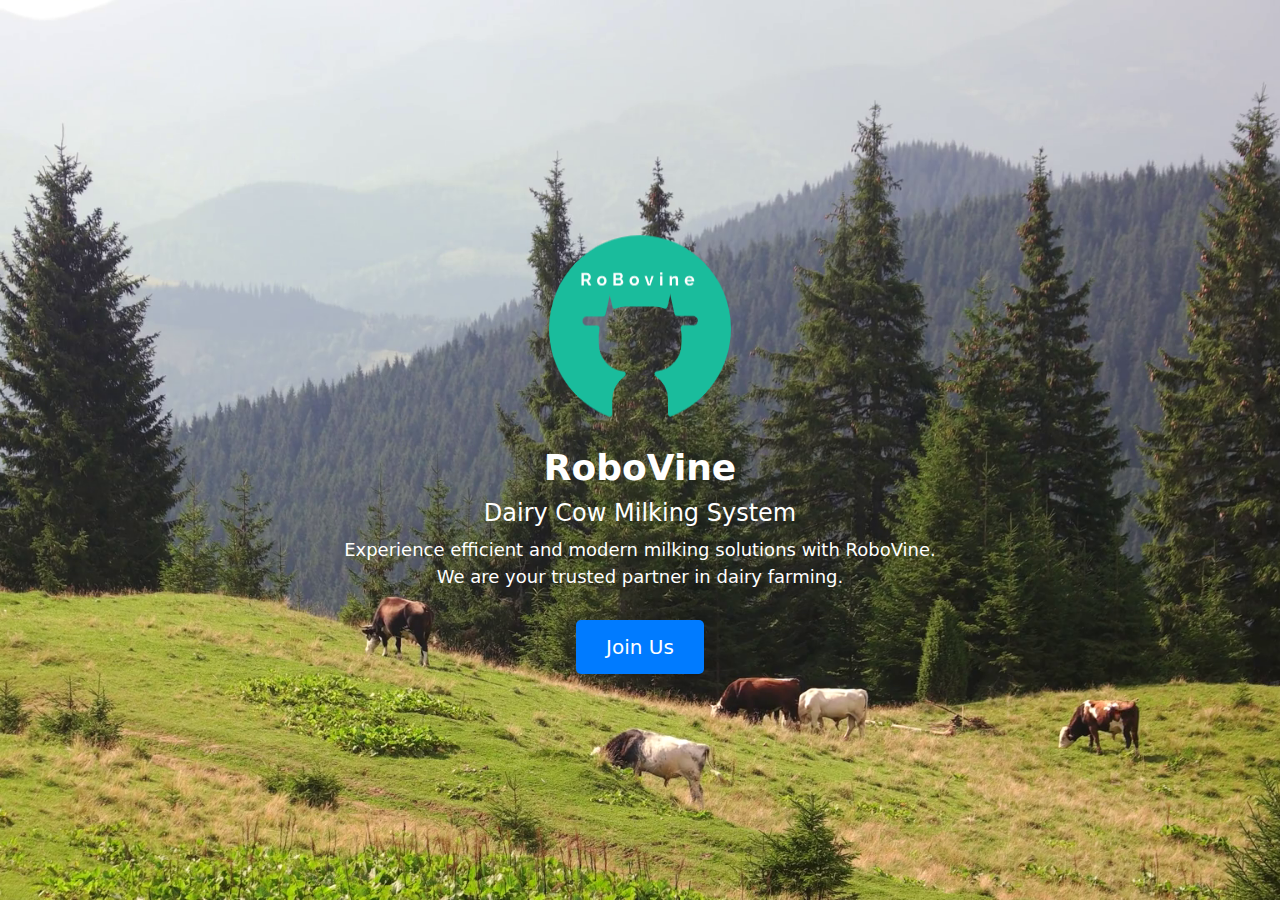
<file: index.html>
<!DOCTYPE html>
<html lang="en">
    <head>
        <meta charset="UTF-8">
        <meta name="viewport" content="width=device-width, initial-scale=1.0">
        <title>Document</title>
        <link rel="stylesheet" href="css/styles.css" type="text/css">
        <link href="https://cdn.jsdelivr.net/npm/bootstrap@5.3.0/dist/css/bootstrap.min.css" rel="stylesheet">
    </head>
    <body class="welcome">
        <div class="welcome-container">
            <form class="joinform">
                <img src="image/robovine.png" alt="RoBovine" class="company-logo">
                <h1 class="company-name">RoboVine</h1>
                <h4 class="company-tagline">Dairy Cow Milking System</h4>
                <p class="company-description">Experience efficient and modern milking solutions with RoboVine. We are your trusted partner in dairy farming.</p>
                <a href="home.html" class="join-button">Join Us</a>
            </form>
        </div>
    </body>
</html>
</file>
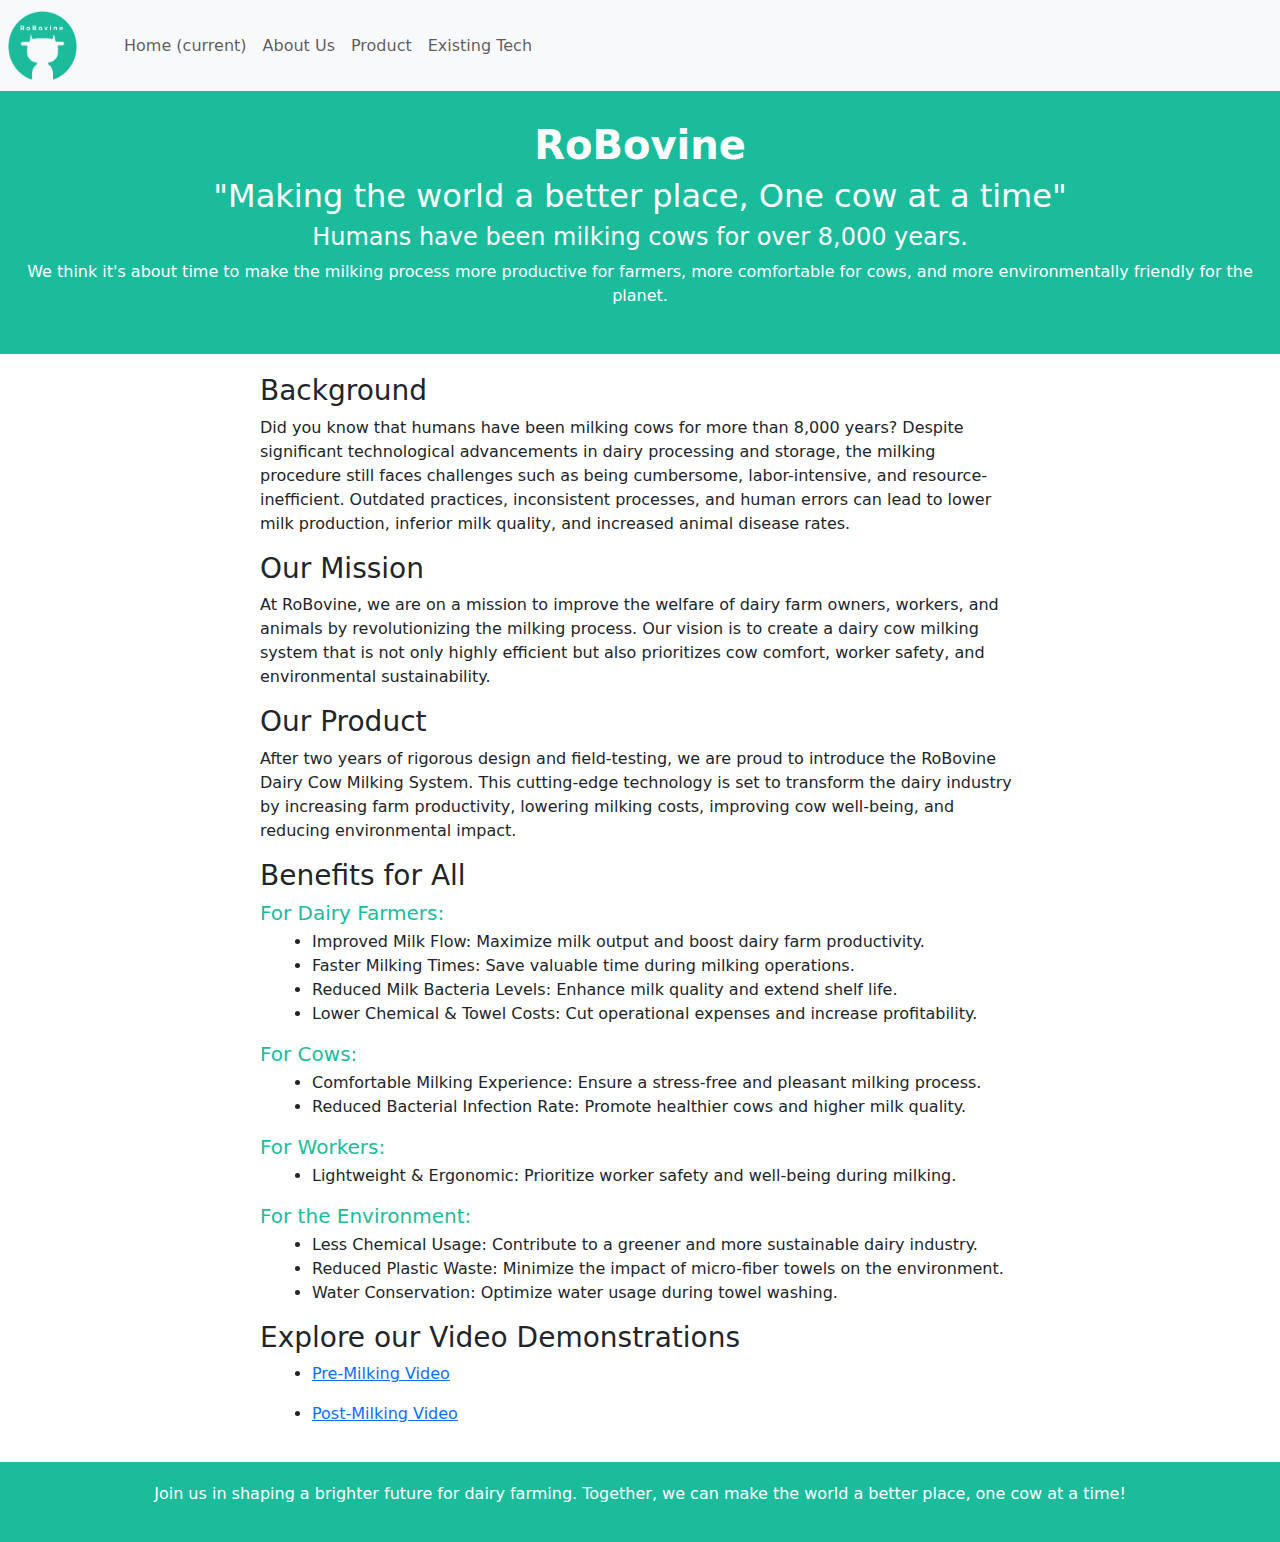
<file: home.html>
<!DOCTYPE html>
<html lang="en">
<head>
    <meta charset="UTF-8">
    <meta name="viewport" content="width=device-width, initial-scale=1.0">
    <title>homepage</title>
    <link rel="stylesheet" href="css/styles2.css" type="text/css">
    <link href="https://cdn.jsdelivr.net/npm/bootstrap@5.3.0/dist/css/bootstrap.min.css" rel="stylesheet">
</head>
<body>
    <nav class="navbar navbar-expand-lg navbar-light bg-light">
      <img alt="RoBovine" src="image/robovine.png" class="navbar-brand" id="logoc" href="home.html">
        <button class="navbar-toggler" type="button" data-toggle="collapse" data-target="#navbarNav" aria-controls="navbarNav" aria-expanded="false" aria-label="Toggle navigation">
          <span class="navbar-toggler-icon"></span>
        </button>
        <div class="collapse navbar-collapse" id="navbarNav">
          <ul class="navbar-nav">
            <li class="nav-item active">
              <a class="nav-link" href="home.html">Home <span class="sr-only">(current)</span></a>
            </li>
            <li class="nav-item">
              <a class="nav-link" href="about.html">About Us</a>
            </li>
            <li class="nav-item">
              <a class="nav-link" href="product.html">Product</a>
            </li>
            <li class="nav-item">
              <a class="nav-link" href="tech.html">Existing Tech</a>
            </li>
          </ul>
        </div>
      </nav>
 <div>
  <header>
    <h1>RoBovine</h1>
    <h2>"Making the world a better place, One cow at a time"</h2>
    <h4>Humans have been milking cows for over 8,000 years.</h4>
    <p>We think it's about time to make the milking process more productive for farmers, more comfortable for cows, and more environmentally friendly for the planet.</p>
  </header>
  <main>
    <h3>Background</h3>
    <p>
      Did you know that humans have been milking cows for more than 8,000 years?
      Despite significant technological advancements in dairy processing and storage, the milking procedure still faces
      challenges such as being cumbersome, labor-intensive, and resource-inefficient. Outdated practices, inconsistent
      processes, and human errors can lead to lower milk production, inferior milk quality, and increased animal
      disease rates.
    </p>
    <h3>Our Mission</h3>
    <p>
      At RoBovine, we are on a mission to improve the welfare of dairy farm owners, workers, and animals by
      revolutionizing the milking process. Our vision is to create a dairy cow milking system that is not only highly
      efficient but also prioritizes cow comfort, worker safety, and environmental sustainability.
    </p>
    <h3>Our Product</h3>
    <p>
      After two years of rigorous design and field-testing, we are proud to introduce the RoBovine Dairy Cow Milking
      System. This cutting-edge technology is set to transform the dairy industry by increasing farm productivity,
      lowering milking costs, improving cow well-being, and reducing environmental impact.
    </p>
    <h3>Benefits for All</h3>
    <h4>For Dairy Farmers:</h4>
    <ul>
      <li>Improved Milk Flow: Maximize milk output and boost dairy farm productivity.</li>
      <li>Faster Milking Times: Save valuable time during milking operations.</li>
      <li>Reduced Milk Bacteria Levels: Enhance milk quality and extend shelf life.</li>
      <li>Lower Chemical & Towel Costs: Cut operational expenses and increase profitability.</li>
    </ul>
    <h4>For Cows:</h4>
    <ul>
      <li>Comfortable Milking Experience: Ensure a stress-free and pleasant milking process.</li>
      <li>Reduced Bacterial Infection Rate: Promote healthier cows and higher milk quality.</li>
    </ul>
    <h4>For Workers:</h4>
    <ul>
      <li>Lightweight & Ergonomic: Prioritize worker safety and well-being during milking.</li>
    </ul>
    <h4>For the Environment:</h4>
    <ul>
      <li>Less Chemical Usage: Contribute to a greener and more sustainable dairy industry.</li>
      <li>Reduced Plastic Waste: Minimize the impact of micro-fiber towels on the environment.</li>
      <li>Water Conservation: Optimize water usage during towel washing.</li>
    </ul>
    <h3>Explore our Video Demonstrations</h3>
    <ul>
      <li><a href="https://drive.google.com/file/d/1nhjHxGkXBTAIvfGm99OSBGAspLA-2SFZ/view?usp=sharing">Pre-Milking Video</a></li>
    </ul>
    <ul>
      <li><a href="https://drive.google.com/file/d/1OtZRJ0y6RoDxuLAZnWfslFmB1jK9eliR/view?usp=sharing">Post-Milking Video</a></li>
    </ul>
  </main>
  <footer>
    <p>Join us in shaping a brighter future for dairy farming. Together, we can make the world a better place, one cow at
      a time!</p>
  </footer>
 </div> 
</body>
</html>
</file>
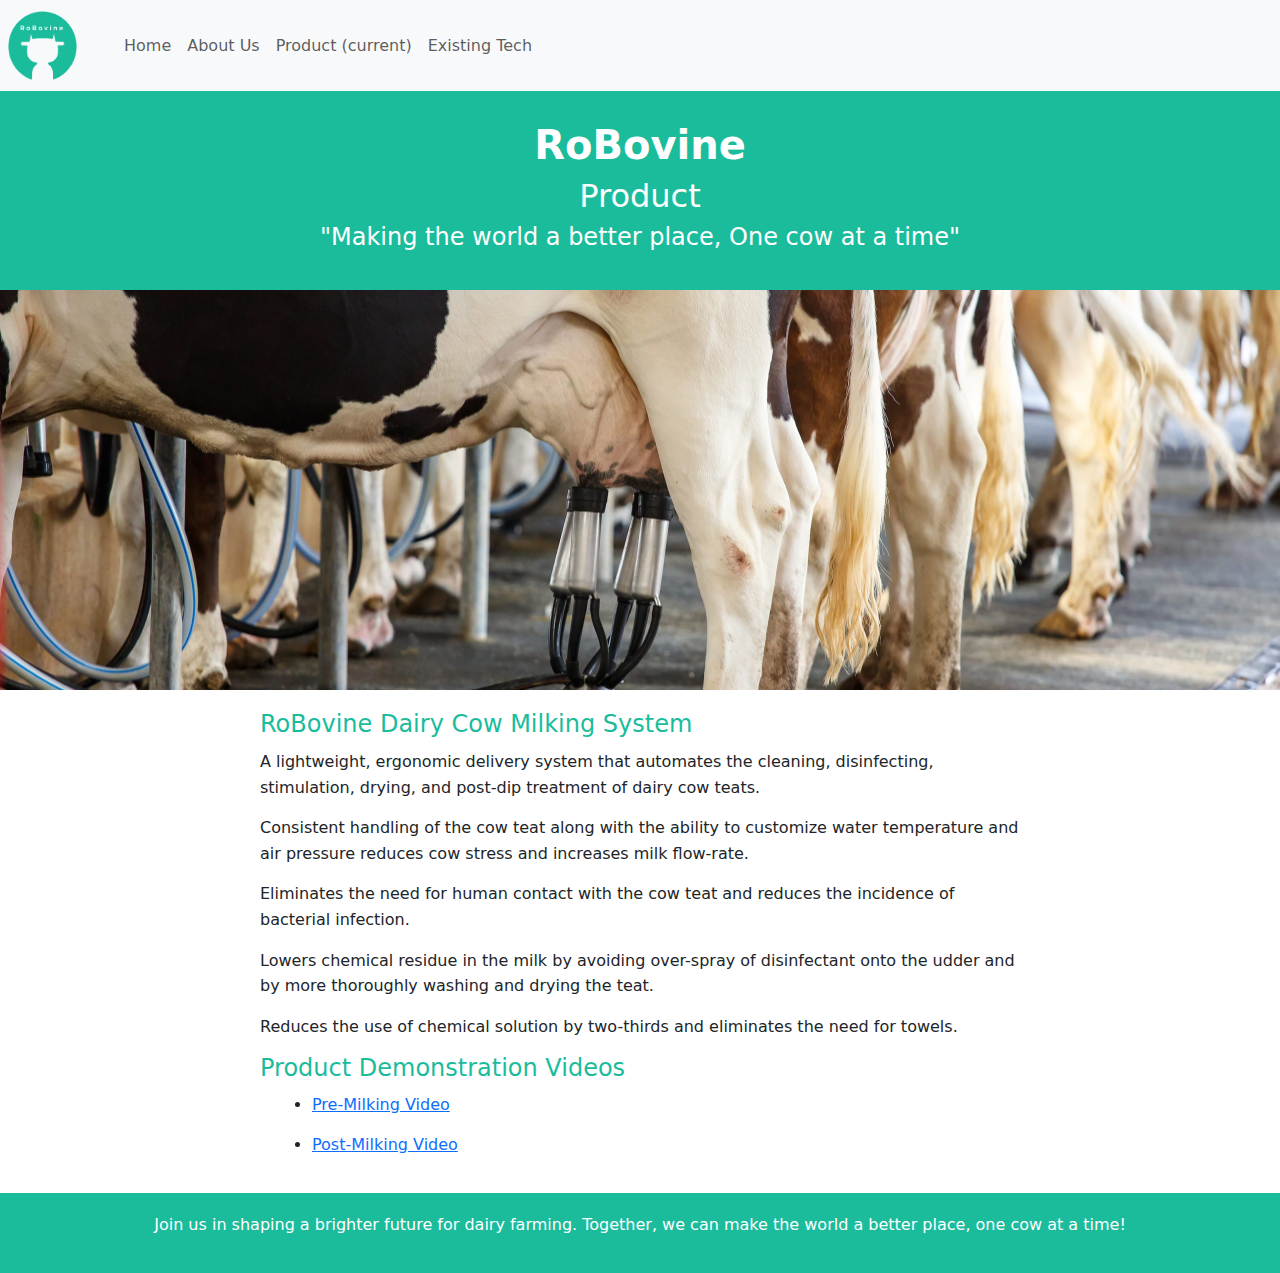
<file: product.html>
<!DOCTYPE html>
<html lang="en">
    <head>
        <meta charset="UTF-8">
        <meta name="viewport" content="width=device-width, initial-scale=1.0">
        <title>Product</title>
        <link rel="stylesheet" href="css/styles3.css" type="text/css">
        <link href="https://cdn.jsdelivr.net/npm/bootstrap@5.3.0/dist/css/bootstrap.min.css" rel="stylesheet">
    </head>
    <body class="welcome">
        <nav class="navbar navbar-expand-lg navbar-light bg-light">
          <img alt="RoBovine" src="image/robovine.png" class="navbar-brand" id="logoc" href="home.html">
            <button class="navbar-toggler" type="button" data-toggle="collapse" data-target="#navbarNav" aria-controls="navbarNav" aria-expanded="false" aria-label="Toggle navigation">
              <span class="navbar-toggler-icon"></span>
            </button>
            <div class="collapse navbar-collapse" id="navbarNav">
              <ul class="navbar-nav">
                <li class="nav-item active">
                  <a class="nav-link" href="home.html">Home</a>
                </li>
                <li class="nav-item">
                  <a class="nav-link" href="about.html">About Us</a>
                </li>
                <li class="nav-item">
                  <a class="nav-link" href="product.html">Product <span class="sr-only">(current)</span></a>
                </li>
                <li class="nav-item">
                  <a class="nav-link" href="tech.html">Existing Tech</a>
                </li>
              </ul>
            </div>
          </nav>
 <div>
  <header>
    <h1>RoBovine</h1>
    <h2>Product</h2>
    <h4>"Making the world a better place, One cow at a time"</h4>
  </header>
  <img src="image/product_banner.jpg" alt="RoBovine Dairy Cow Milking System" class="banner-image">
  <main>
    <div class="product-description">
      <h3>RoBovine Dairy Cow Milking System</h3>
      <p>A lightweight, ergonomic delivery system that automates the cleaning, disinfecting, stimulation, drying, and
        post-dip treatment of dairy cow teats.</p>
      <p>Consistent handling of the cow teat along with the ability to customize water temperature and air pressure reduces
        cow stress and increases milk flow-rate.</p>
      <p>Eliminates the need for human contact with the cow teat and reduces the incidence of bacterial infection.</p>
      <p>Lowers chemical residue in the milk by avoiding over-spray of disinfectant onto the udder and by more thoroughly
        washing and drying the teat.</p>
      <p>Reduces the use of chemical solution by two-thirds and eliminates the need for towels.</p>
    </div>

    <div class="video-container">
      <h3>Product Demonstration Videos</h3>
      <ul>
        <li><a href="https://drive.google.com/file/d/1nhjHxGkXBTAIvfGm99OSBGAspLA-2SFZ/view?usp=sharing">Pre-Milking Video</a></li>
      </ul>
      <ul>
        <li><a href="https://drive.google.com/file/d/1OtZRJ0y6RoDxuLAZnWfslFmB1jK9eliR/view?usp=sharing">Post-Milking Video</a></li>
      </ul>
    </div>
  </main>
  <footer>
    <p>Join us in shaping a brighter future for dairy farming. Together, we can make the world a better place, one cow at
      a time!</p>
  </footer>
 </div>
</body>
</html>
</file>
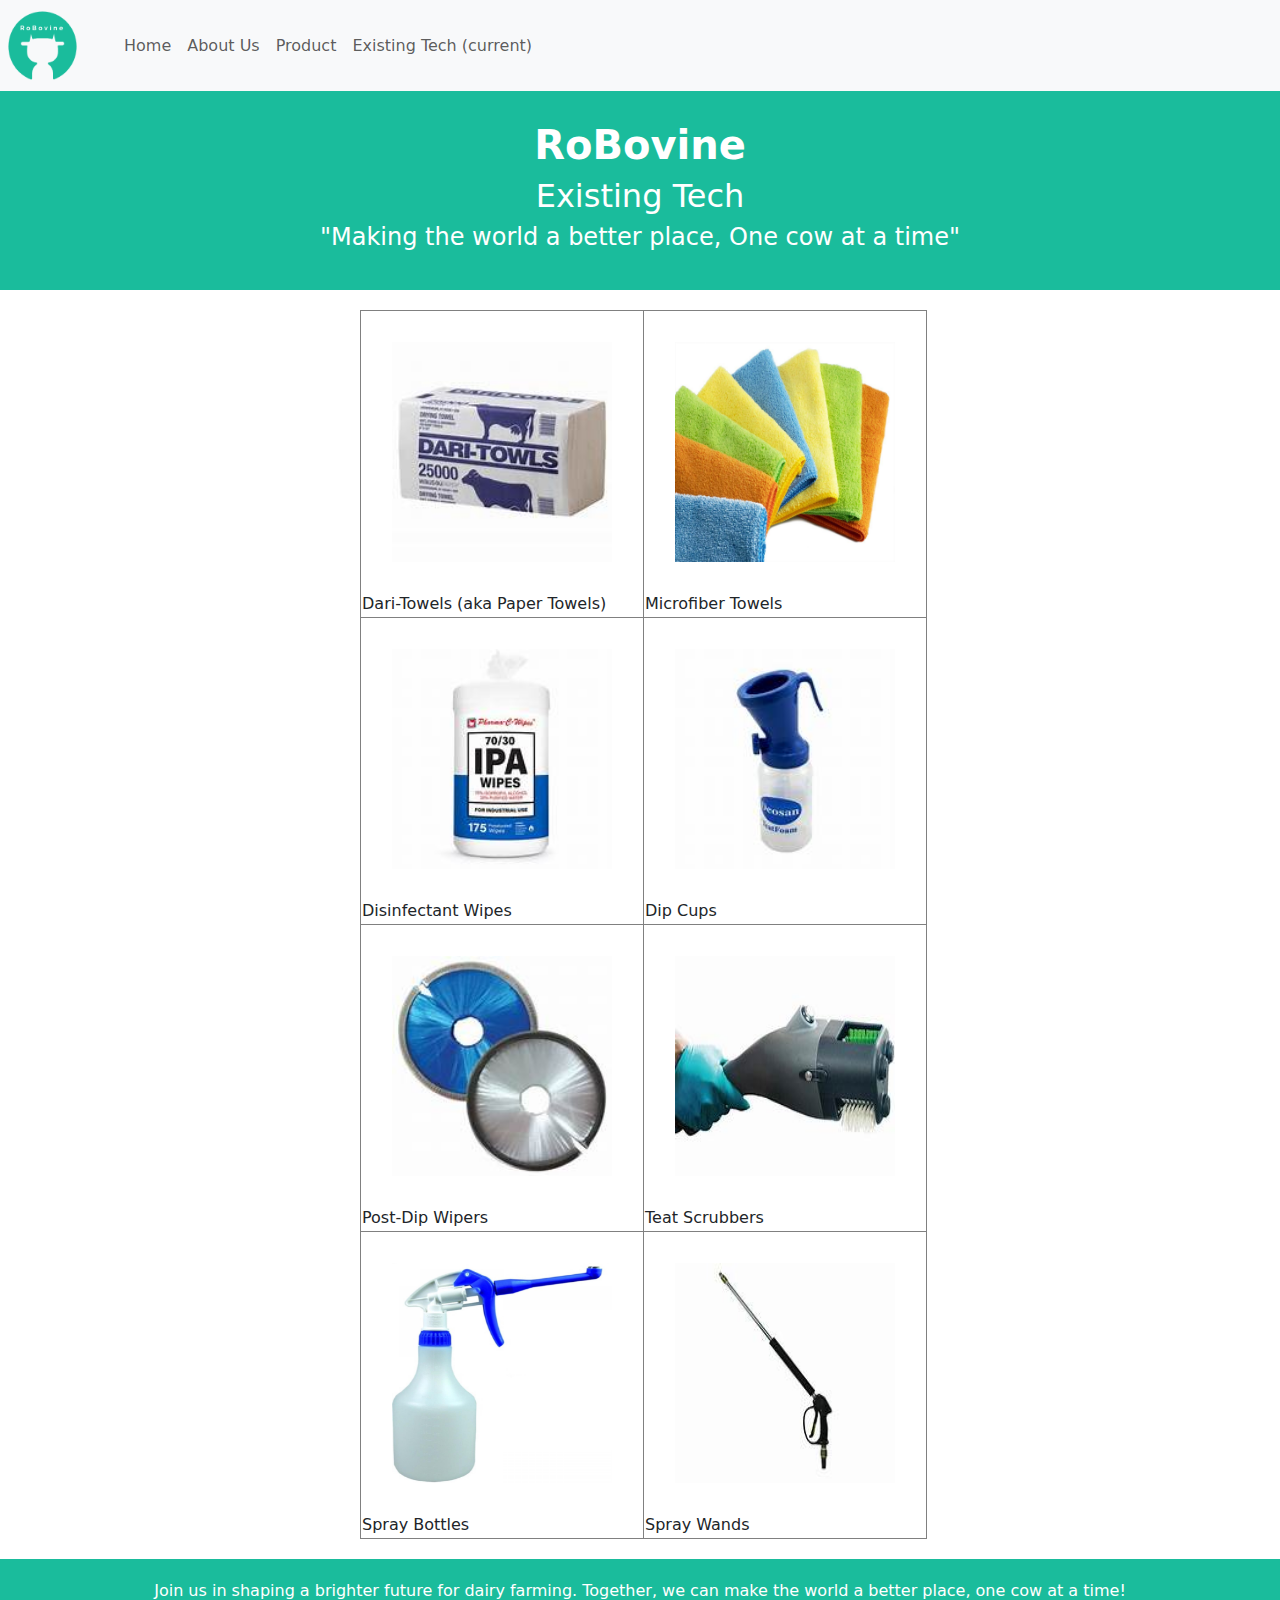
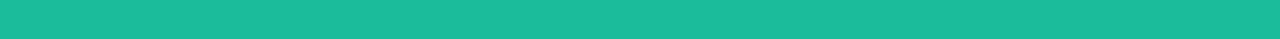
<file: tech.html>
<!DOCTYPE html>
<html lang="en">
<head>
  <meta charset="UTF-8">
  <meta name="viewport" content="width=device-width, initial-scale=1.0">
  <title>Document</title>
  <link rel="stylesheet" href="css/styles3.css" type="text/css">
  <link href="https://cdn.jsdelivr.net/npm/bootstrap@5.3.0/dist/css/bootstrap.min.css" rel="stylesheet">
</head>
<body class="welcome">
  <nav class="navbar navbar-expand-lg navbar-light bg-light">
    <img alt="RoBovine" src="image/robovine.png" class="navbar-brand" id="logoc" href="home.html">
    <button class="navbar-toggler" type="button" data-toggle="collapse" data-target="#navbarNav"
      aria-controls="navbarNav" aria-expanded="false" aria-label="Toggle navigation">
      <span class="navbar-toggler-icon"></span>
    </button>
    <div class="collapse navbar-collapse" id="navbarNav">
      <ul class="navbar-nav">
        <li class="nav-item active">
          <a class="nav-link" href="home.html">Home</a>
        </li>
        <li class="nav-item">
          <a class="nav-link" href="about.html">About Us</a>
        </li>
        <li class="nav-item">
          <a class="nav-link" href="product.html">Product</a>
        </li>
        <li class="nav-item">
          <a class="nav-link" href="tech.html">Existing Tech <span class="sr-only">(current)</span></a>
        </li>
      </ul>
    </div>
  </nav>
  <div>
    <header>
      <h1>RoBovine</h1>
      <h2>Existing Tech</h2>
      <h4>"Making the world a better place, One cow at a time"</h4>
    </header>
    <main>
      <div class="product-description">
        <table class="table-bordered" border="1px">
          <tbody>
            <tr>
              <td>
                <img src="image/dari.jpg" class="product" alt="Dari-Towels (aka Paper Towels)"><br><label
                    class="product-description">Dari-Towels (aka Paper Towels)</label>
              </td>
              <td>
                <img src="image/Microfiber Towels.jpg" class="product" alt="Dari-Towels (aka Paper Towels)"><br><label
                    class="product-description">Microfiber Towels</label>
              </td>
            </tr>
            <tr>
              <td>
                <img src="image/Disinfectant Wipes.jpg" class="product" alt="Dari-Towels (aka Paper Towels)"><br><label
                    class="product-description">Disinfectant Wipes</label>
              </td>
              <td>
                <img src="image/Dip Cups.jpg" class="product" alt="Dari-Towels (aka Paper Towels)"><br><label
                    class="product-description">Dip Cups</label>
              </td>
            </tr>
            <tr>
              <td>
                <img src="image/Post-Dip Wipers.jpg" class="product" alt="Dari-Towels (aka Paper Towels)"><br><label
                    class="product-description">Post-Dip Wipers</label>
              </td>
              <td>
                <img src="image/Teat Scrubbers.jpg" class="product" alt="Dari-Towels (aka Paper Towels)"><br><label
                    class="product-description">Teat Scrubbers</label>
              </td>
            </tr>
            <tr>
              <td>
                <img src="image/Spray Bottles.jpg" class="product" alt="Dari-Towels (aka Paper Towels)"><br><label
                    class="product-description">Spray Bottles</label>
              </td>
              <td>
                <img src="image/Spray Wands.jpg" class="product" alt="Dari-Towels (aka Paper Towels)"><br><label
                    class="product-description">Spray Wands</label>
              </td>
            </tr>
          </tbody>
        </table>
       </div>
      </main>
        <footer>
          <p>Join us in shaping a brighter future for dairy farming. Together, we can make the world a better place, one cow at
            a time!</p>
        </footer>
    </div>
  </body>
</html>
</file>
<file: css/styles.css>
.welcome {
  background-image: url("../image/welcome2.png");
  background-size: cover;
  background-position: center;
  height: 100vh;
  display: flex;
  justify-content: center;
  align-items: center;
}

.welcome-container {
  text-align: center;
}

.company-logo {
  width: 200px;
  height: 200px;
}

.company-name {
  font-size: 36px;
  color: #fff;
  margin-top: 20px;
  font-weight: bold;
}

.company-tagline {
  font-size: 24px;
  color: #fff;
  margin-top: 10px;
  font-weight: normal;
}

.company-description {
  font-size: 18px;
  color: #fff;
  margin-top: 20px;
  max-width: 600px;
  margin: 0 auto;
}

.join-button {
  display: inline-block;
  padding: 12px 30px;
  font-size: 20px;
  background-color: #007bff;
  color: #fff;
  border: none;
  border-radius: 5px;
  margin-top: 30px;
  text-decoration: none;
  transition: background-color 0.3s ease;
}

.join-button:hover {
  background-color: #0056b3;
}
</file>
<file: css/styles2.css>
body {
    font-family: Arial, sans-serif;
    line-height: 1.6;
    margin: 0;
    padding: 0;
  }
  
  header {
    background-color: #1ABC9C;
    color: #FFF;
    text-align: center;
    padding: 30px 0;
  }
  
main {
    max-width: 800px;
    margin: 0 auto;
    padding: 20px;
  }
  
h1 {
    font-size: 36px;
    margin-bottom: 10px;
  }
  
h2 {
    font-size: 20px;
    font-weight: normal;
    margin-top: 0;
  }
  
h3 {
    font-size: 24px;
    margin-bottom: 15px;
    color: #1ABC9C;
  }
  
p {
    font-size: 16px;
    margin-bottom: 15px;
  }
  
ul {
    list-style: disc;
    margin-left: 20px;
  }
  
footer {
    background-color: #1ABC9C;
    color: #FFF;
    text-align: center;
    padding: 20px 0;
  }
  
header h1 {
    font-weight: bold;
  }
  
main h4 {
    font-size: 20px;
    color: #1ABC9C;
    margin-bottom: 5px;
  }
  
  #logoc{
    width:75px;
    height:75px;
    margin-left:5px;
    padding:0;
  }
  
  
  .container {
    height: 100%;
    width: 100%;
    justify-content: center;
    align-items: center;
    display: flex;
  }
  .text {
    font-weight: 100;
    font-size: 28px;
    color: #fafafa;
    font-family: 'Roboto Mono', monospace;
  }
  .dud {
    color: #757575;
  }
</file>
<file: css/styles3.css>
body {
    font-family: Arial, sans-serif;
    line-height: 1.6;
    margin: 0;
    padding: 0;
  }
  
  header {
    background-color: #1ABC9C;
    color: #FFF;
    text-align: center;
    padding: 30px 0;
  }
  
  main {
    max-width: 800px;
    margin: 0 auto;
    padding: 20px;
  }
  
  h1 {
    font-size: 36px;
    margin-bottom: 10px;
  }
  
  h2 {
    font-size: 20px;
    font-weight: normal;
    margin-top: 0;
  }
  
  h3 {
    font-size: 24px;
    margin-bottom: 15px;
    color: #1ABC9C;
  }
  
  p {
    font-size: 16px;
    margin-bottom: 15px;
  }
  
  ul {
    list-style: disc;
    margin-left: 20px;
  }
  
  footer {
    background-color: #1ABC9C;
    color: #FFF;
    text-align: center;
    padding: 20px 0;
  }
  
  header h1 {
    font-weight: bold;
  }
  
  .main-content {
    margin-top: 20px;
  }
  
  .banner-image {
    width: 100%;
    max-height: 400px;
  }
  
  .product-description h3 {
    color: #1ABC9C;
    font-size: 24px;
    margin-bottom: 10px;
  }
  
  .product-description p {
    font-size: 16px;
    line-height: 1.6;
    margin-bottom: 15px;
  }
  
  .video-container h3 {
    color: #1ABC9C;
    font-size: 24px;
    margin-bottom: 10px;
  }
  
  .video-container iframe {
    width: 100%;
    max-height: 315px;
    border: none;
  }
  
  @media only screen and (max-width: 600px) {
    main {
      padding: 10px;
    }
  }
  
.product{
  width:280px; 
  height:280px;
  padding: 30px;
}

.banner-image {
  width: 100%;
  max-height: 400px;
  object-fit: cover;
}

#logoc{
  width:75px;
  height:75px;
  margin-left:5px;
  padding:0;
}
.slideshow-container {
      max-width: 600px;
      position: relative;
      margin: auto;
    }
    
    .slideshow-container img {
      display: none;
    }

    .slideshow-container img.active {
      display: block;
    }


  .table-bordered{
    margin-left: 100px;
    border: width 19px;
  }
</file>
